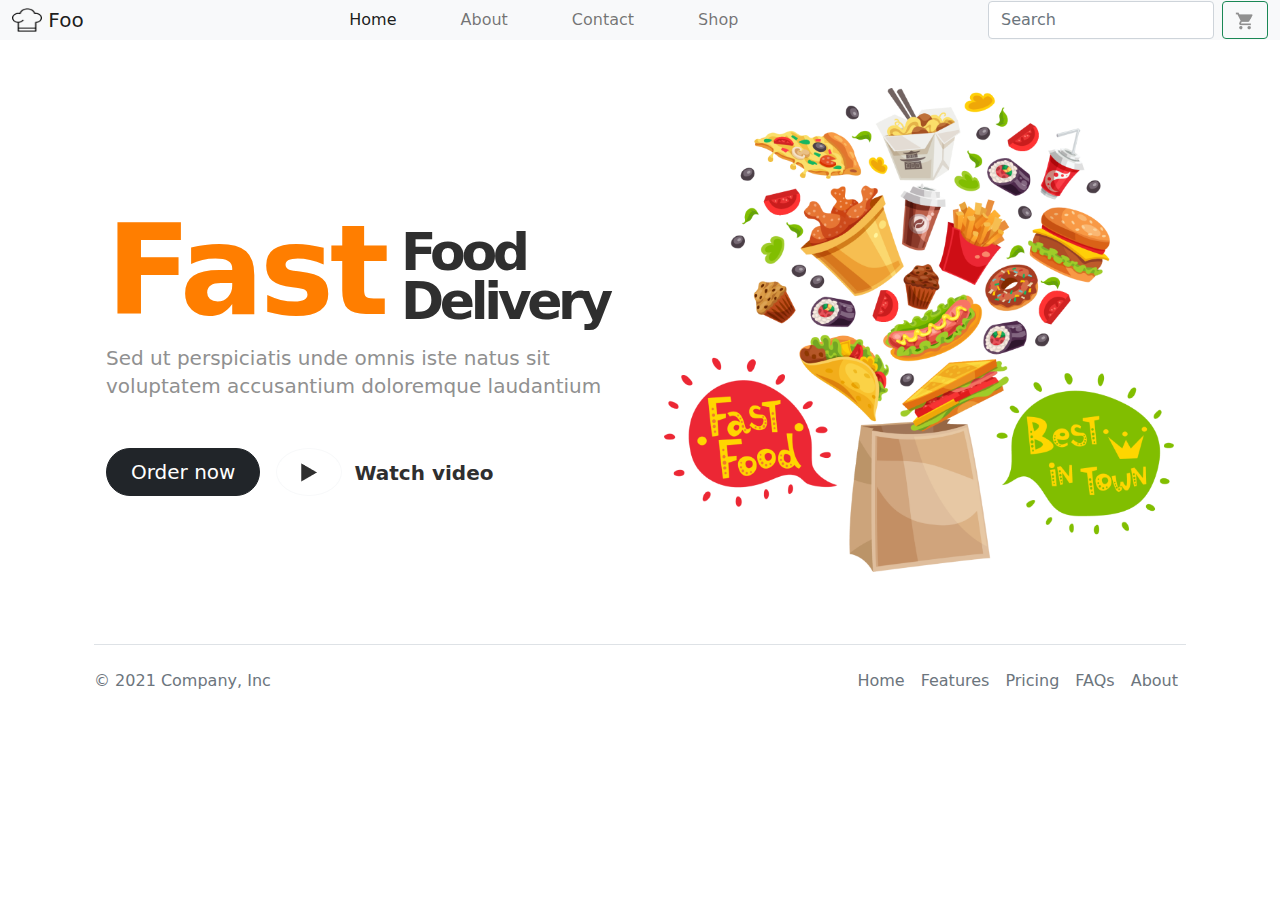
<file: index.html>
<!DOCTYPE html>
<html lang="en">
<head>
    <meta charset="UTF-8">
    <meta http-equiv="X-UA-Compatible" content="IE=edge">
    <meta name="viewport" content="width=device-width, initial-scale=1.0">
    <title>KodeCamp Task 6</title>
    <link rel="stylesheet" href="css/style.css">
    <link rel="stylesheet" href="css/bootstrap.min.css">
    <link rel="stylesheet" href="css/footers/footers.css">
    <link rel="stylesheet" href="css/heroes/heroes.css">
</head>
<body>
    <div class="header">
        <div class="container">          
        </div><nav class="navbar py-0 navbar-expand-lg navbar-light bg-light">
            <div class="container-fluid">
              <a class="navbar-brand" href="#"><img src="images/chef-hat (2) 1.png" alt="" width="30" height="24" class="d-inline-block align-text-top">
                Foo</a>
              <button class="navbar-toggler" type="button" data-bs-toggle="collapse" data-bs-target="#navbarSupportedContent" aria-controls="navbarSupportedContent" aria-expanded="false" aria-label="Toggle navigation">
                <span class="navbar-toggler-icon"></span>
              </button>
              <div class="collapse navbar-collapse" id="navbarSupportedContent">
                <ul class="navbar-nav me-auto mb-2 mb-lg-0 ms-auto">
                  <li class="nav-item">
                    <a class="nav-link active" aria-current="page" href="index.html">Home</a>
                  </li>
                  <li class="nav-item ms-5">
                    <a class="nav-link" href="about.html">About</a>
                  </li>
                  <li class="nav-item ms-5">
                    <a class="nav-link" href="contact.html">Contact</a>
                  </li>
                  <li class="nav-item ms-5">
                    <a class="nav-link" href="#">Shop</a>
                  </li>
                </ul>
                <form class="d-flex">
                  <input class="form-control me-2" type="search" placeholder="Search" aria-label="Search">
                  <button class="btn btn-outline-success" type="submit"><img src="images/Shopping cart.png" alt="shopping cart"></button>
                </form>
              </div>
            </div>
          </nav>
    </div>

    <div class="hero-section">
      <div class="container">
        <div class="container col-xxl-8 px-4">
          <div class="row flex-lg-row-reverse align-items-center g-5 py-5">
            <div class="col-10 col-sm-8 col-lg-6">
              <img src="images/17372 [Converted] 1.png" class="d-block mx-lg-auto img-fluid" alt="Bootstrap Themes" width="900" height="500" loading="lazy">
            </div>
            <div class="col-lg-6">
              <div class="hero-main-text mt-5">
                <div>Fast</div>
                <div class="hero-sub-text mt-3 ms-3">
                    <div>Food</div>
                    <div>Delivery</div>
                </div> 
              </div>
              <p class="lead inner-text mt-3">Sed ut perspiciatis unde omnis iste natus sit voluptatem accusantium doloremque laudantium</p>
              <div class="hero-buttons mt-5 d-grid gap-2 d-md-flex justify-content-md-start">
                <button type="button" class="btn btn-dark rounded-pill btn-lg px-4 me-md-2">Order now</button>
                <button type="button" class="btn btn-outline-light rounded-circle btn-sm play-button btn-lg px-4"><img src="images/Polygon 1.png" alt=""></button>
                <a href="#" class="link-dark ms-1 mt-3" >Watch video</a>
            </div> 
            </div>
          </div>
        </div>
      </div>
    </div>

    

    <div class="footer-section">
      <div class="container">
        <div class="container">
          <footer class="d-flex flex-wrap justify-content-between align-items-center py-3 my-4 border-top">
            <p class="col-md-4 mb-0 text-muted">&copy; 2021 Company, Inc</p>
        
            <a href="/" class="col-md-4 d-flex align-items-center justify-content-center mb-3 mb-md-0 me-md-auto link-dark text-decoration-none">
              <svg class="bi me-2" width="40" height="32"><use xlink:href="#bootstrap"/></svg>
            </a>
        
            <ul class="nav col-md-4 justify-content-end">
              <li class="nav-item"><a href="#" class="nav-link px-2 text-muted">Home</a></li>
              <li class="nav-item"><a href="#" class="nav-link px-2 text-muted">Features</a></li>
              <li class="nav-item"><a href="#" class="nav-link px-2 text-muted">Pricing</a></li>
              <li class="nav-item"><a href="#" class="nav-link px-2 text-muted">FAQs</a></li>
              <li class="nav-item"><a href="#" class="nav-link px-2 text-muted">About</a></li>
            </ul>
          </footer>
        </div>
      </div>
    </div>


    <script src="js/bootstrap.min.js"></script>
    <script src="css/dist/js/bootstrap.bundle.min.js"></script>
    <script src="https://unpkg.com/aos@2.3.1/dist/aos.js"></script>
</body>
</html>
</file>
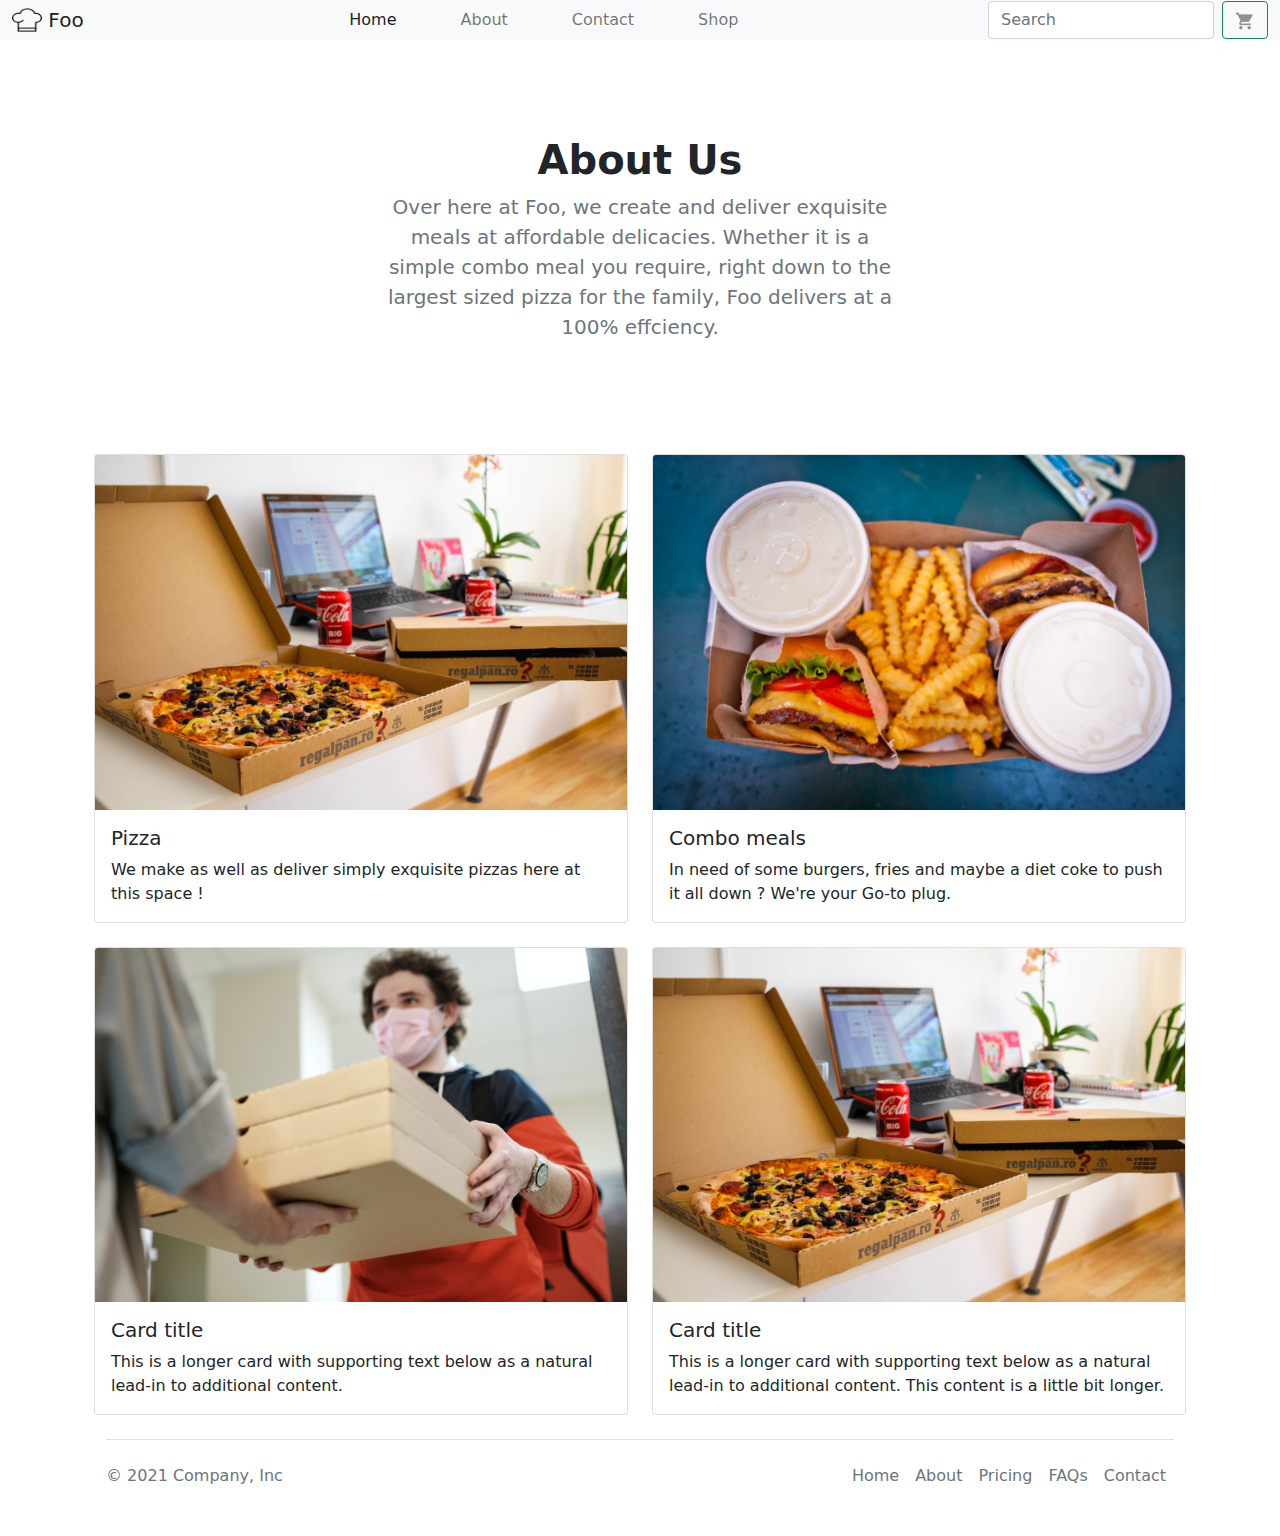
<file: about.html>
<!DOCTYPE html>
<html lang="en">
<head>
    <meta charset="UTF-8">
    <meta http-equiv="X-UA-Compatible" content="IE=edge">
    <meta name="viewport" content="width=device-width, initial-scale=1.0">
    <link rel="stylesheet" href="css/style.css">
    <link rel="stylesheet" href="css/bootstrap.min.css">
    <link rel="stylesheet" href="css/footers/footers.css">
    <title>About Page</title>
</head>
<body>
    
  <div class="header">
    <div class="container">          
    </div><nav class="navbar py-0 navbar-expand-lg navbar-light bg-light">
        <div class="container-fluid">
          <a class="navbar-brand" href="#"><img src="images/chef-hat (2) 1.png" alt="" width="30" height="24" class="d-inline-block align-text-top">
            Foo</a>
          <button class="navbar-toggler" type="button" data-bs-toggle="collapse" data-bs-target="#navbarSupportedContent" aria-controls="navbarSupportedContent" aria-expanded="false" aria-label="Toggle navigation">
            <span class="navbar-toggler-icon"></span>
          </button>
          <div class="collapse navbar-collapse" id="navbarSupportedContent">
            <ul class="navbar-nav me-auto mb-2 mb-lg-0 ms-auto">
              <li class="nav-item">
                <a class="nav-link active" aria-current="page" href="index.html">Home</a>
              </li>
              <li class="nav-item ms-5">
                <a class="nav-link" href="about.html">About</a>
              </li>
              <li class="nav-item ms-5">
                <a class="nav-link" href="contact.html">Contact</a>
              </li>
              <li class="nav-item ms-5">
                <a class="nav-link" href="#">Shop</a>
              </li>
            </ul>
            <form class="d-flex">
              <input class="form-control me-2" type="search" placeholder="Search" aria-label="Search">
              <button class="btn btn-outline-success" type="submit"><img src="images/Shopping cart.png" alt="shopping cart"></button>
            </form>
          </div>
        </div>
      </nav>
  </div>

  <div class="wallpaper-again">
      <div class="container">
        <div class="about-heading">
            <div class="container">
              <section class="py-5 text-center container">
                  <div class="row py-lg-5">
                    <div class="col-lg-6 col-md-8 mx-auto">
                      <h1 class="fw-bolder">About Us</h1>
                      <p class="lead text-muted">Over here at Foo, we create and deliver exquisite meals at affordable delicacies. Whether it is a simple combo meal you require, right down to the largest sized pizza for the family, Foo delivers at a 100% effciency. </p>
                    </div>
                  </div>
                </section>
            </div>
        </div>

        <div class="album">
            <div class="container">
                <div class="row row-cols-1 row-cols-md-2 g-4">
                    <div class="col">
                      <div class="card">
                        <img src="images/pexels-creative-vix-375467.jpg" class="card-img-top" alt="...">
                        <div class="card-body">
                          <h5 class="card-title">Pizza</h5>
                          <p class="card-text">We make as well as deliver simply exquisite pizzas here at this space !</p>
                        </div>
                      </div>
                    </div>
                    <div class="col">
                      <div class="card">
                        <img src="images/pexels-caleb-oquendo-3023476.jpg" class="card-img-top" alt="...">
                        <div class="card-body">
                          <h5 class="card-title">Combo meals</h5>
                          <p class="card-text">In need of some burgers, fries and maybe a diet coke to push it all down ? We're your Go-to plug.</p>
                        </div>
                      </div>
                    </div>
                    <div class="col">
                      <div class="card">
                        <img src="images/pexels-norma-mortenson-4393426.jpg" class="card-img-top" alt="...">
                        <div class="card-body">
                          <h5 class="card-title">Card title</h5>
                          <p class="card-text">This is a longer card with supporting text below as a natural lead-in to additional content.</p>
                        </div>
                      </div>
                    </div>
                    <div class="col">
                      <div class="card">
                        <img src="images/pexels-creative-vix-375467.jpg" class="card-img-top" alt="...">
                        <div class="card-body">
                          <h5 class="card-title">Card title</h5>
                          <p class="card-text">This is a longer card with supporting text below as a natural lead-in to additional content. This content is a little bit longer.</p>
                        </div>
                      </div>
                    </div>
                  </div>
          </div>
      </div>
  </div>

  <div class="footer-section">
      <div class="container">
        <div class="footer-section">
            <div class="container">
              <div class="container">
                <footer class="d-flex flex-wrap justify-content-between align-items-center py-3 my-4 border-top">
                  <p class="col-md-4 mb-0 text-muted">&copy; 2021 Company, Inc</p>
              
                  <a href="/" class="col-md-4 d-flex align-items-center justify-content-center mb-3 mb-md-0 me-md-auto link-dark text-decoration-none">
                    <svg class="bi me-2" width="40" height="32"><use xlink:href="#bootstrap"/></svg>
                  </a>
              
                  <ul class="nav col-md-4 justify-content-end">
                    <li class="nav-item"><a href="index.html" class="nav-link px-2 text-muted">Home</a></li>
                    <li class="nav-item"><a href="about.html" class="nav-link px-2 text-muted">About</a></li>
                    <li class="nav-item"><a href="#" class="nav-link px-2 text-muted">Pricing</a></li>
                    <li class="nav-item"><a href="#" class="nav-link px-2 text-muted">FAQs</a></li>
                    <li class="nav-item"><a href="contact.html" class="nav-link px-2 text-muted">Contact</a></li>
                  </ul>
                </footer>
              </div>
            </div>
          </div>
      </div>
  </div>




    <script src="js/bootstrap.min.js"></script>
    <script src="css/dist/js/bootstrap.bundle.min.js"></script>
    <script src="https://unpkg.com/aos@2.3.1/dist/aos.js"></script> 
</body>
</html>
</file>
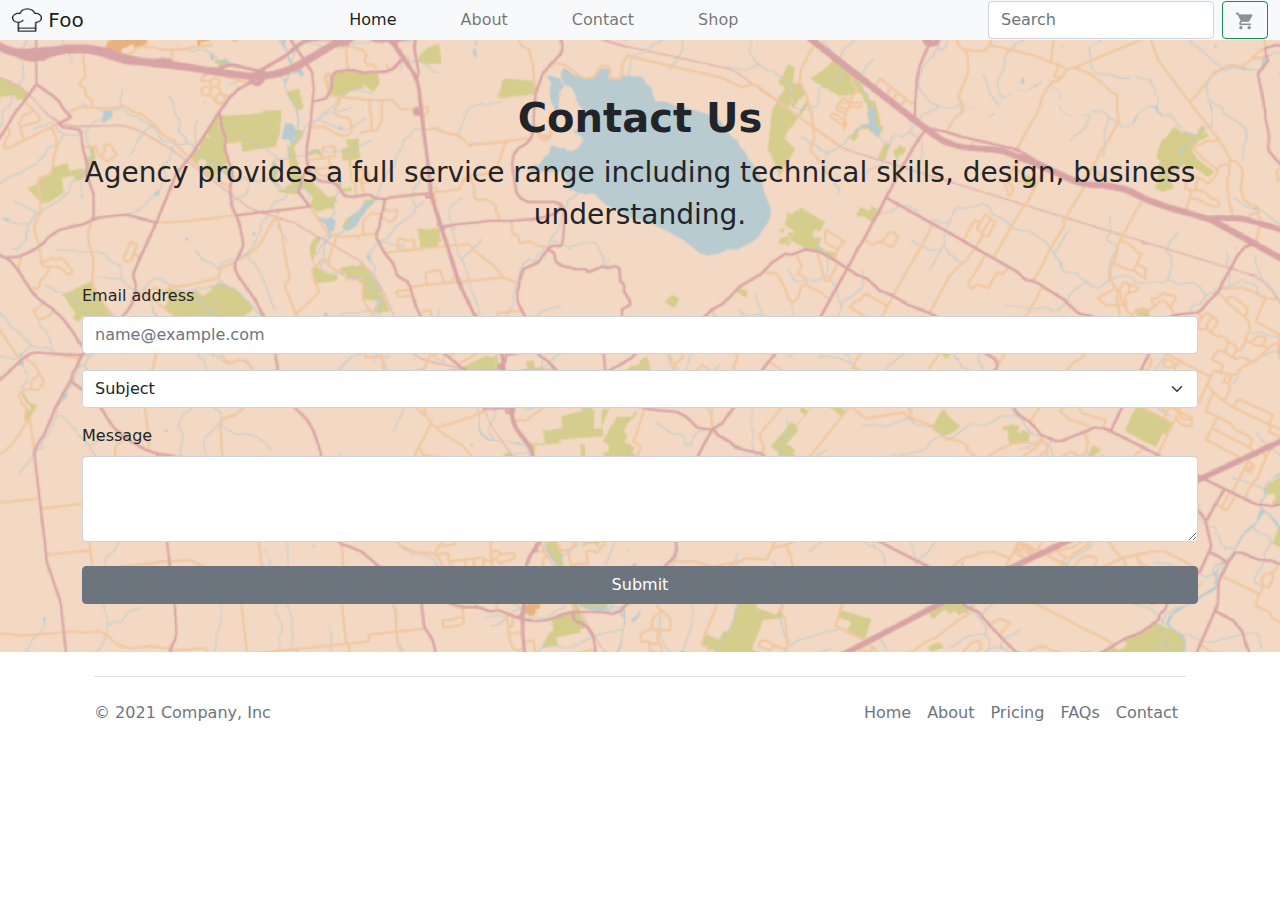
<file: contact.html>
<!DOCTYPE html>
<html lang="en">
<head>
    <meta charset="UTF-8">
    <meta http-equiv="X-UA-Compatible" content="IE=edge">
    <meta name="viewport" content="width=device-width, initial-scale=1.0">
    <link rel="stylesheet" href="css/style.css">
    <link rel="stylesheet" href="css/bootstrap.min.css">
    <link rel="stylesheet" href="css/footers/footers.css">
    <title>Contact Page</title>
</head>
<body>
    <div class="header">
      <div class="container">          
      </div><nav class="navbar py-0 navbar-expand-lg navbar-light bg-light">
          <div class="container-fluid">
            <a class="navbar-brand" href="#"><img src="images/chef-hat (2) 1.png" alt="" width="30" height="24" class="d-inline-block align-text-top">
              Foo</a>
            <button class="navbar-toggler" type="button" data-bs-toggle="collapse" data-bs-target="#navbarSupportedContent" aria-controls="navbarSupportedContent" aria-expanded="false" aria-label="Toggle navigation">
              <span class="navbar-toggler-icon"></span>
            </button>
            <div class="collapse navbar-collapse" id="navbarSupportedContent">
              <ul class="navbar-nav me-auto mb-2 mb-lg-0 ms-auto">
                <li class="nav-item">
                  <a class="nav-link active" aria-current="page" href="index.html">Home</a>
                </li>
                <li class="nav-item ms-5">
                  <a class="nav-link" href="about.html">About</a>
                </li>
                <li class="nav-item ms-5">
                  <a class="nav-link" href="contact.html">Contact</a>
                </li>
                <li class="nav-item ms-5">
                  <a class="nav-link" href="#">Shop</a>
                </li>
              </ul>
              <form class="d-flex">
                <input class="form-control me-2" type="search" placeholder="Search" aria-label="Search">
                <button class="btn btn-outline-success" type="submit"><img src="images/Shopping cart.png" alt="shopping cart"></button>
              </form>
            </div>
          </div>
        </nav>
    </div>
    
    <div class="wallpaper">
        <div class="contact-head">
            <div class="container">
                <div class="heading fs-1 text-center text-sm-center text-lg-center pt-5 fw-bolder">
                    Contact Us
                </div>
                <div class="subtext text-center text-sm-center text-lg-center fs-3 mt-1 fst-normal" >
                    Agency provides a full service range including technical skills, design, business understanding.
                </div>
            </div>
        </div>
        <div class="form-head mt-5">
            <div class="container">
                <div class="form">
                    <div class="mb-3">
                        <label for="exampleFormControlInput1" class="form-label">Email address</label>
                        <input type="email" class="form-control" id="exampleFormControlInput1" placeholder="name@example.com">
                      </div>
                      <div class="mb-3">
                        <select class="form-select" aria-label="Default select example">
                            <option selected>Subject</option>
                            <option value="1">Make an order</option>
                            <option value="2">Request a return</option>
                            <option value="3">Write a review</option>
                          </select>
                      </div>
                      <div class="mb-3">
                        <label for="exampleFormControlTextarea1" class="form-label">Message</label>
                        <textarea class="form-control" id="exampleFormControlTextarea1" rows="3"></textarea>
                      </div>
                      <div class="mb-3">
                        <div class="d-grid gap-2">
                            <button class="btn btn-secondary mt-2 mb-5" type="button">Submit</button>
                          </div>
                        </div>

                </div>
            </div>
        </div> 
    </div>

    <div class="footer-section">
        <div class="container">
          <div class="container">
            <footer class="d-flex flex-wrap justify-content-between align-items-center py-3 my-4 border-top">
              <p class="col-md-4 mb-0 text-muted">&copy; 2021 Company, Inc</p>
          
              <a href="/" class="col-md-4 d-flex align-items-center justify-content-center mb-3 mb-md-0 me-md-auto link-dark text-decoration-none">
                <svg class="bi me-2" width="40" height="32"><use xlink:href="#bootstrap"/></svg>
              </a>
          
              <ul class="nav col-md-4 justify-content-end">
                <li class="nav-item"><a href="index.html" class="nav-link px-2 text-muted">Home</a></li>
                <li class="nav-item"><a href="about.html" class="nav-link px-2 text-muted">About</a></li>
                <li class="nav-item"><a href="#" class="nav-link px-2 text-muted">Pricing</a></li>
                <li class="nav-item"><a href="#" class="nav-link px-2 text-muted">FAQs</a></li>
                <li class="nav-item"><a href="contact.html" class="nav-link px-2 text-muted">Contact</a></li>
              </ul>
            </footer>
          </div>
        </div>
      </div>
        
    <script src="js/bootstrap.min.js"></script>
    <script src="css/dist/js/bootstrap.bundle.min.js"></script> 
    <script src="https://unpkg.com/aos@2.3.1/dist/aos.js"></script>
</body>
</html>
</file>
<file: css/style.css>
*{
    margin: 0;
    padding: 0;
    box-sizing: border-box;
}
.header {
    background: #E5E5E5 !important; 
}
.wallpaper {
    background-image: url(../images/map.png);
    background-repeat: no-repeat;
    background-attachment: fixed;
    background-size: cover;
}
body[data-aos-duration='225'] [data-aos],
[data-aos][data-aos][data-aos-duration='225']{
  transition-duration: 225ms;
}
.wallpaper-again .container {
    /*background-image: url(../images/17372\ [Converted]\ 1.png);
    background-repeat: no-repeat;
    background-attachment: fixed;
    background-size: cover; */
}
.hero-main-text {
    display: flex;
    letter-spacing: -0.035em;
    color: #FF7E00;
    font-weight: 700;
    font-size: 125px;
    line-height: 94.8%;
}
.hero-sub-text {
    display: flex;
    flex-direction: column;
    color: #2F2F2F;
    font-weight: 700;
    font-size: 52px;
    line-height: 94.8%;
}
.inner-text {
    font-weight: 400;
    font-size: 22px;
    line-height: 138.8%;
    color: #909090; 
}

.play-button {
    background: #909090;
    color: #909090;
}

.hero-buttons a {
    text-decoration: none;
    font-weight: 600;
    font-size: 20px;
    line-height: 94.8%;
    color: #2F2F2F;
}
</file>
<file: css/footers/footers.css>
.b-example-divider {
  height: 3rem;
  background-color: rgba(0, 0, 0, .1);
  border: solid rgba(0, 0, 0, .15);
  border-width: 1px 0;
  box-shadow: inset 0 .5em 1.5em rgba(0, 0, 0, .1), inset 0 .125em .5em rgba(0, 0, 0, .15);
}

.bi {
  vertical-align: -.125em;
  fill: currentColor;
}
</file>
<file: css/heroes/heroes.css>
.b-example-divider {
  height: 3rem;
  background-color: rgba(0, 0, 0, .1);
  border: solid rgba(0, 0, 0, .15);
  border-width: 1px 0;
  box-shadow: inset 0 .5em 1.5em rgba(0, 0, 0, .1), inset 0 .125em .5em rgba(0, 0, 0, .15);
}

@media (min-width: 992px) {
  .rounded-lg-3 { border-radius: .3rem; }
}
</file>
